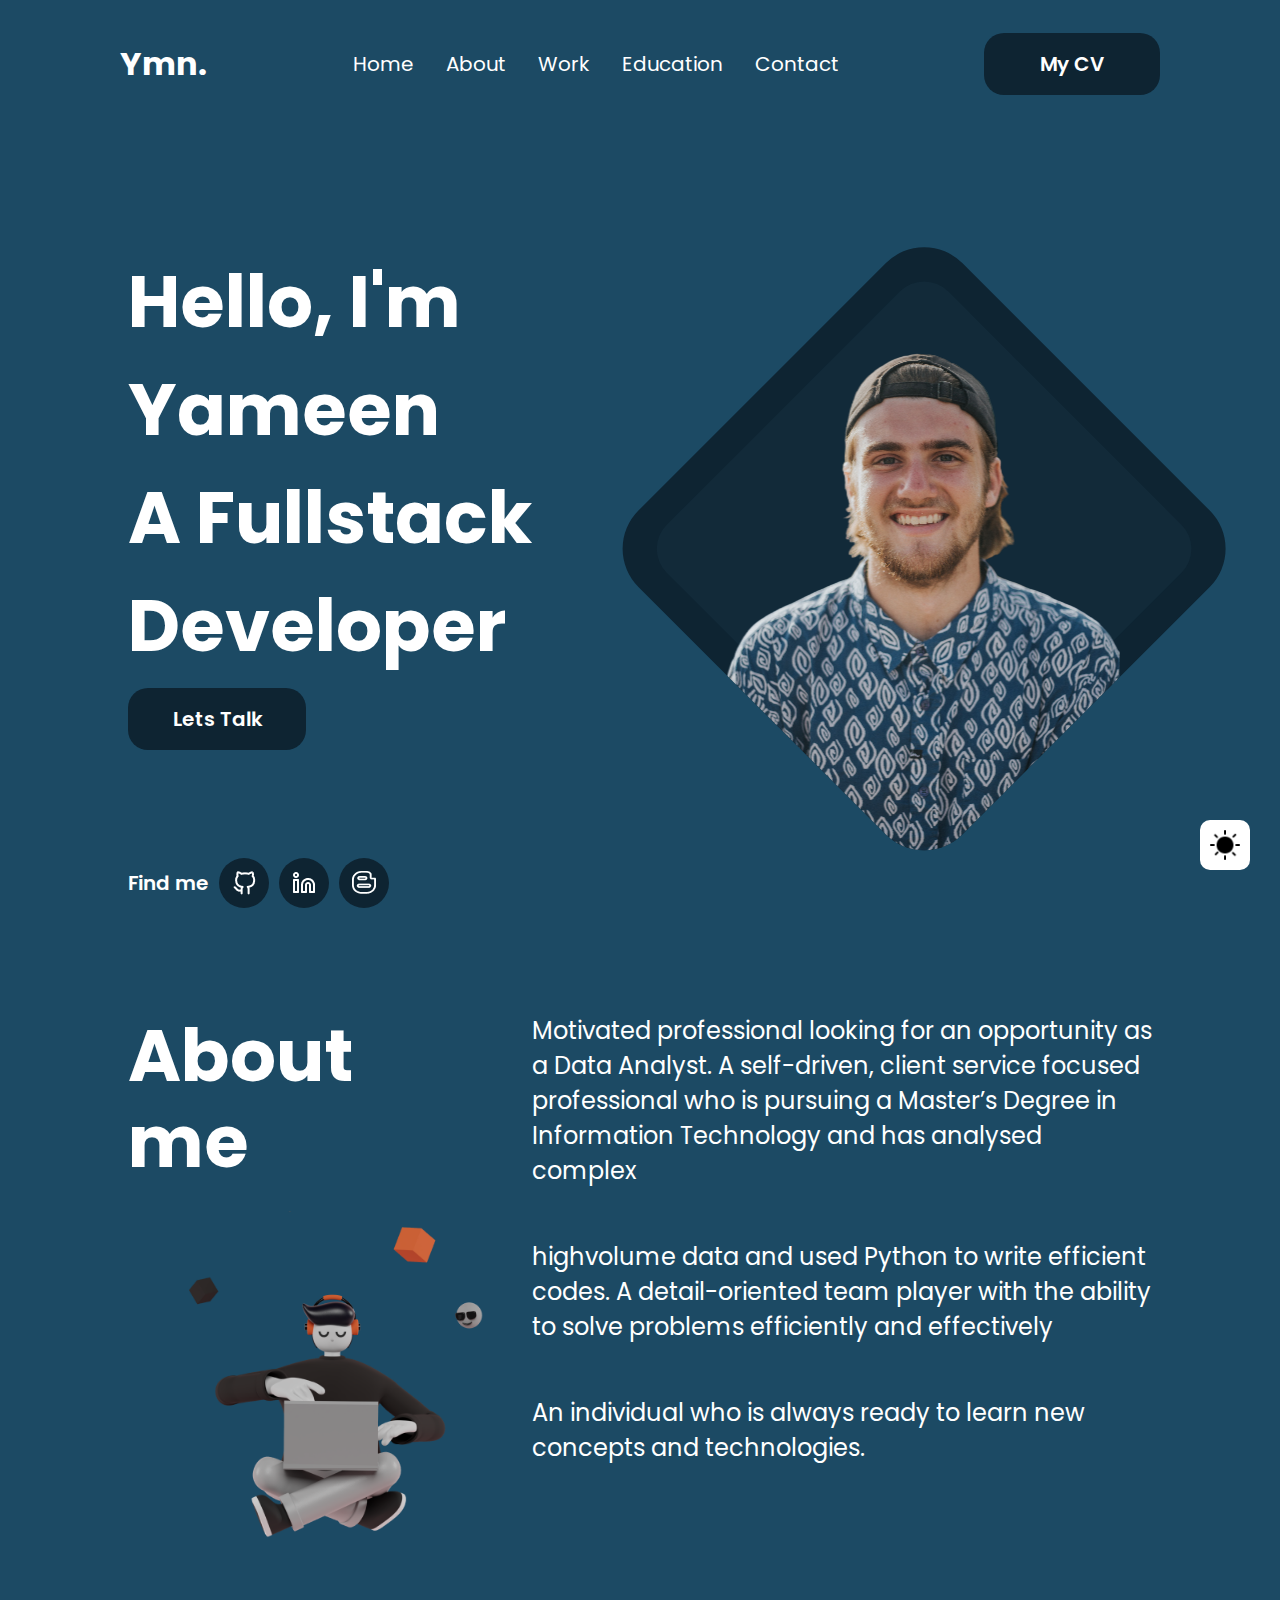
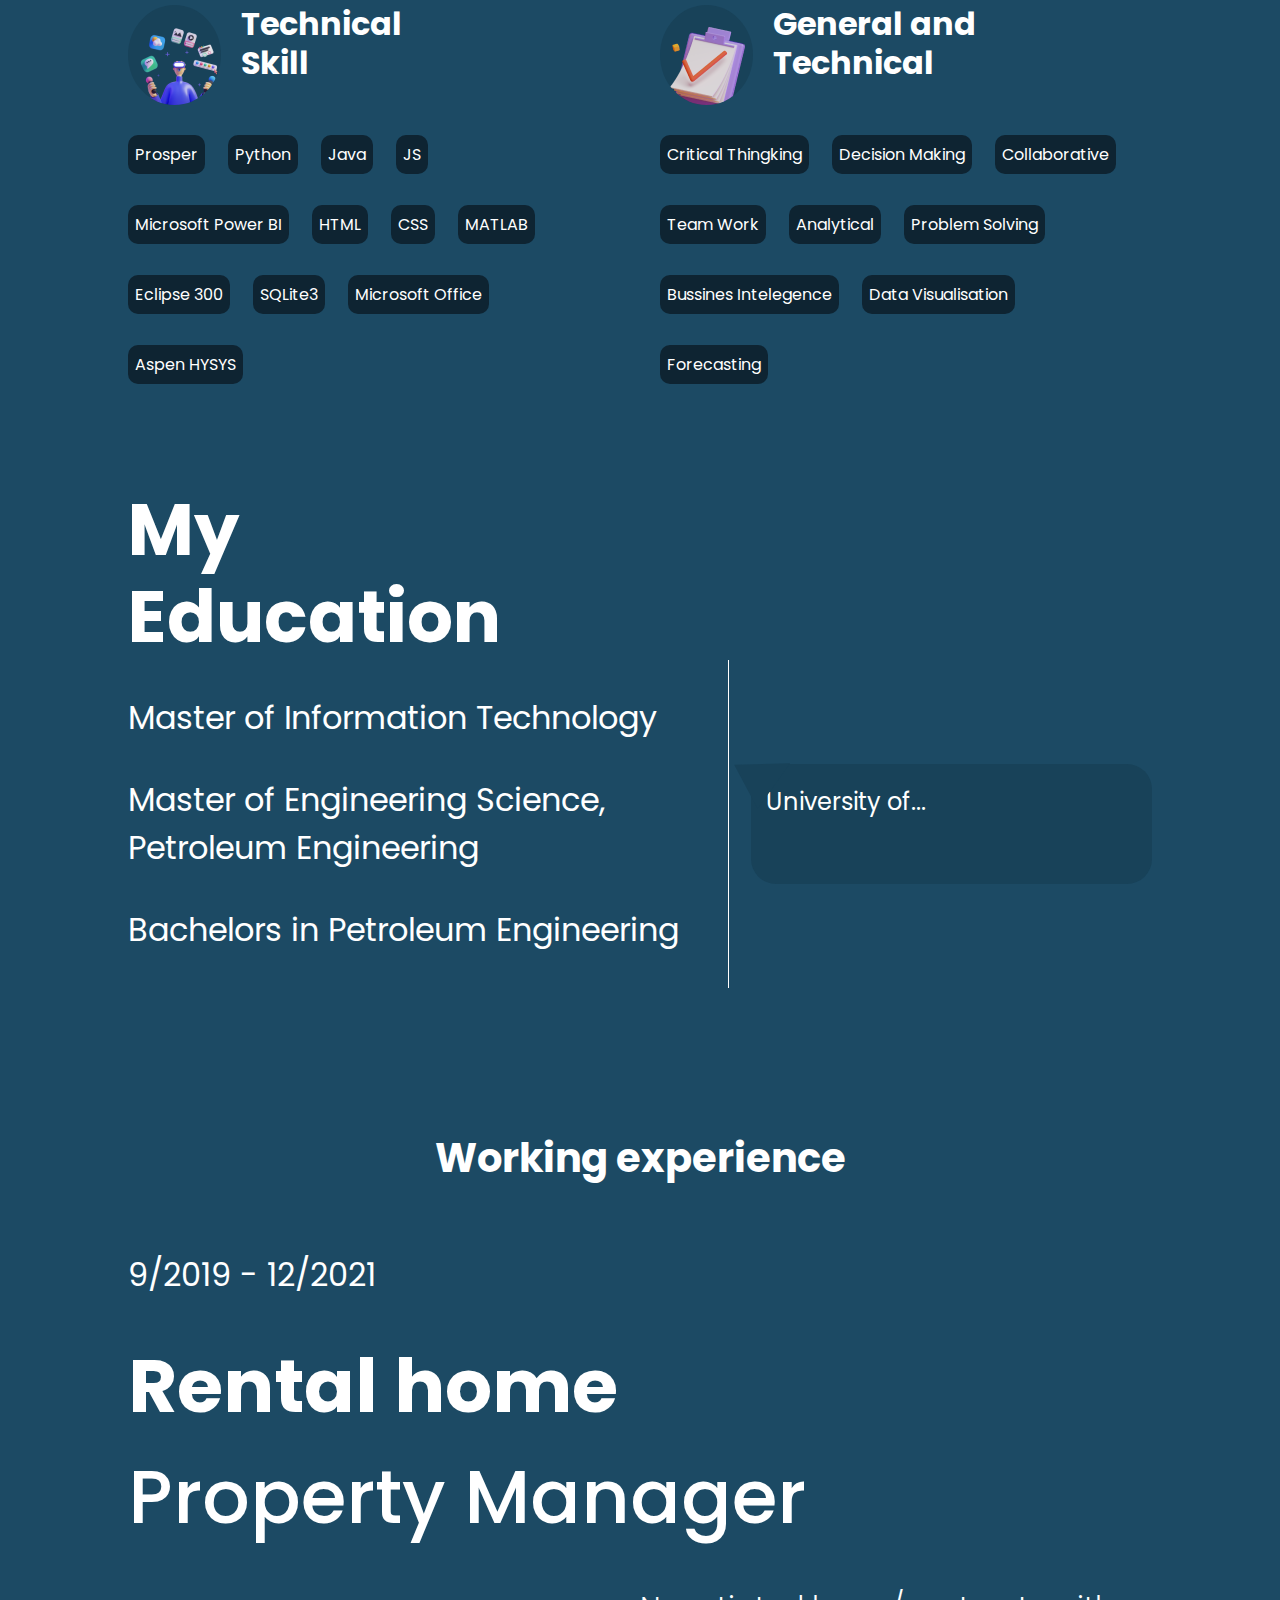
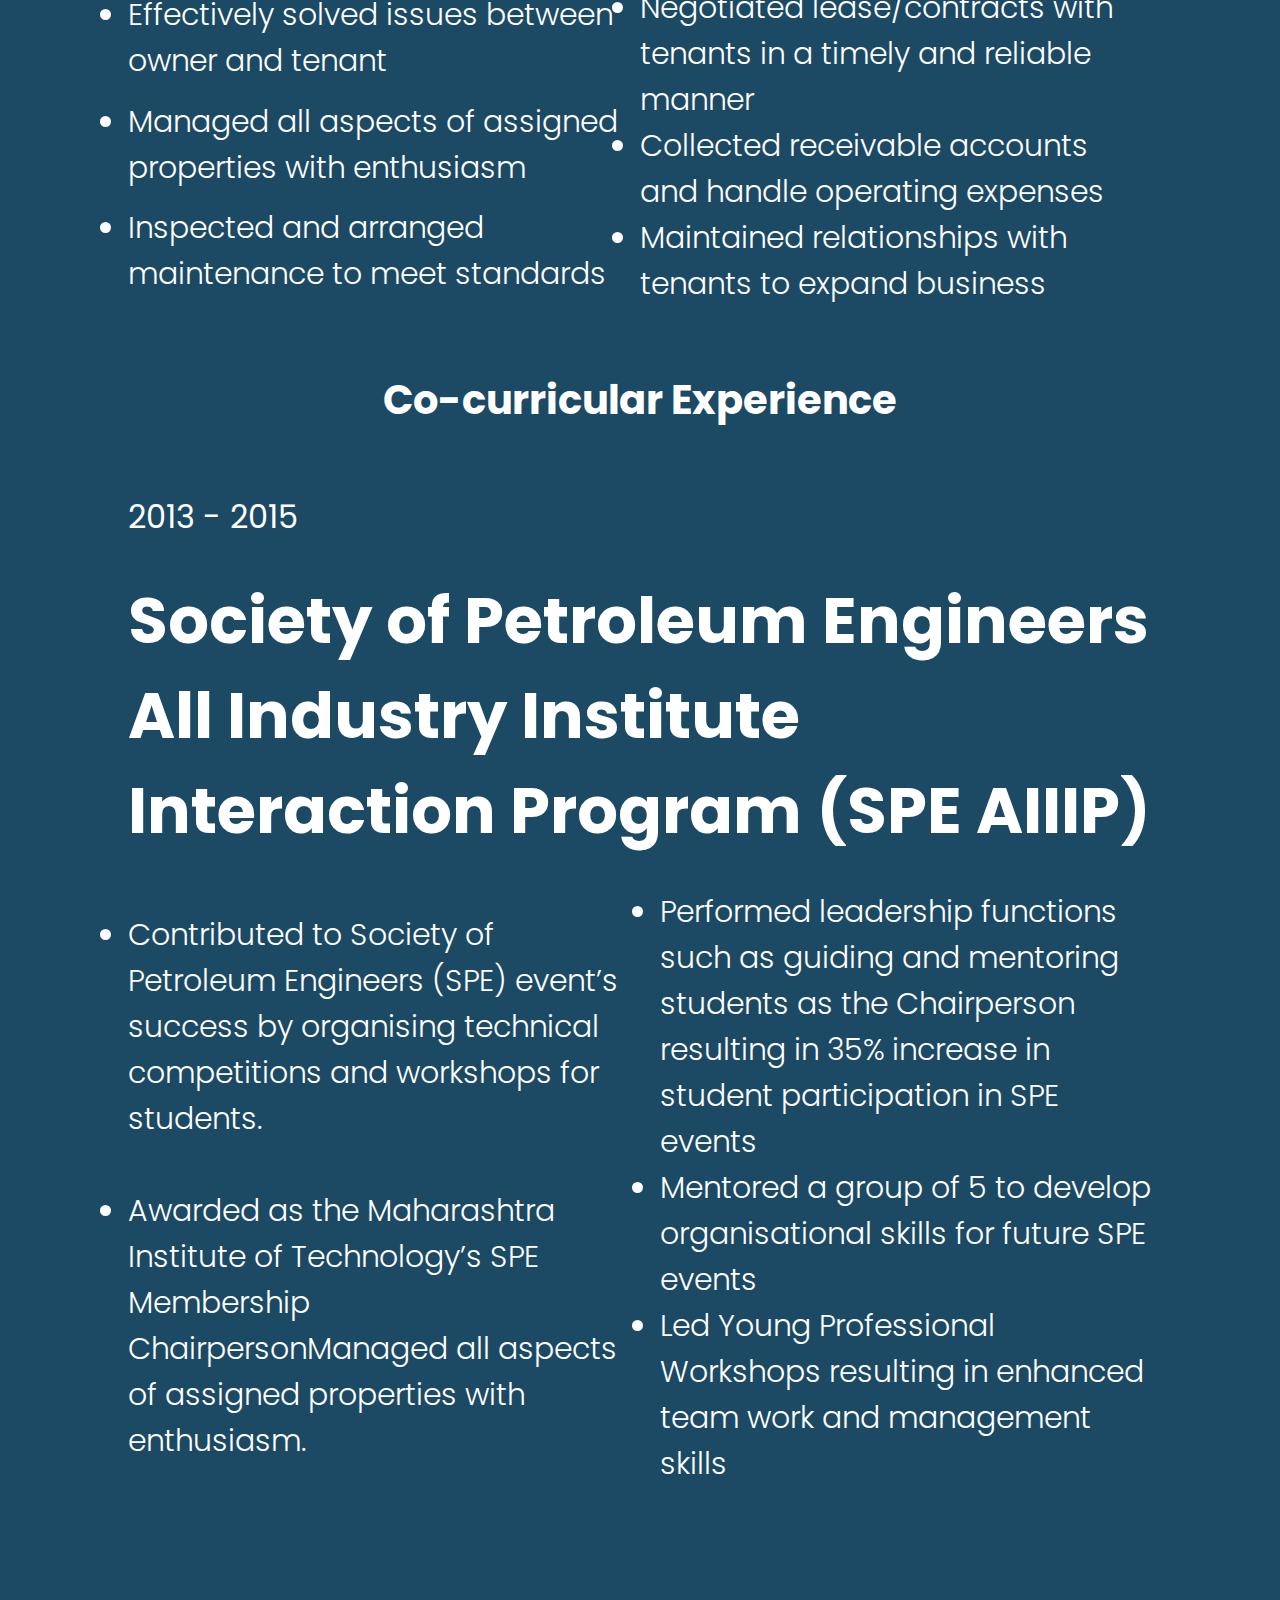
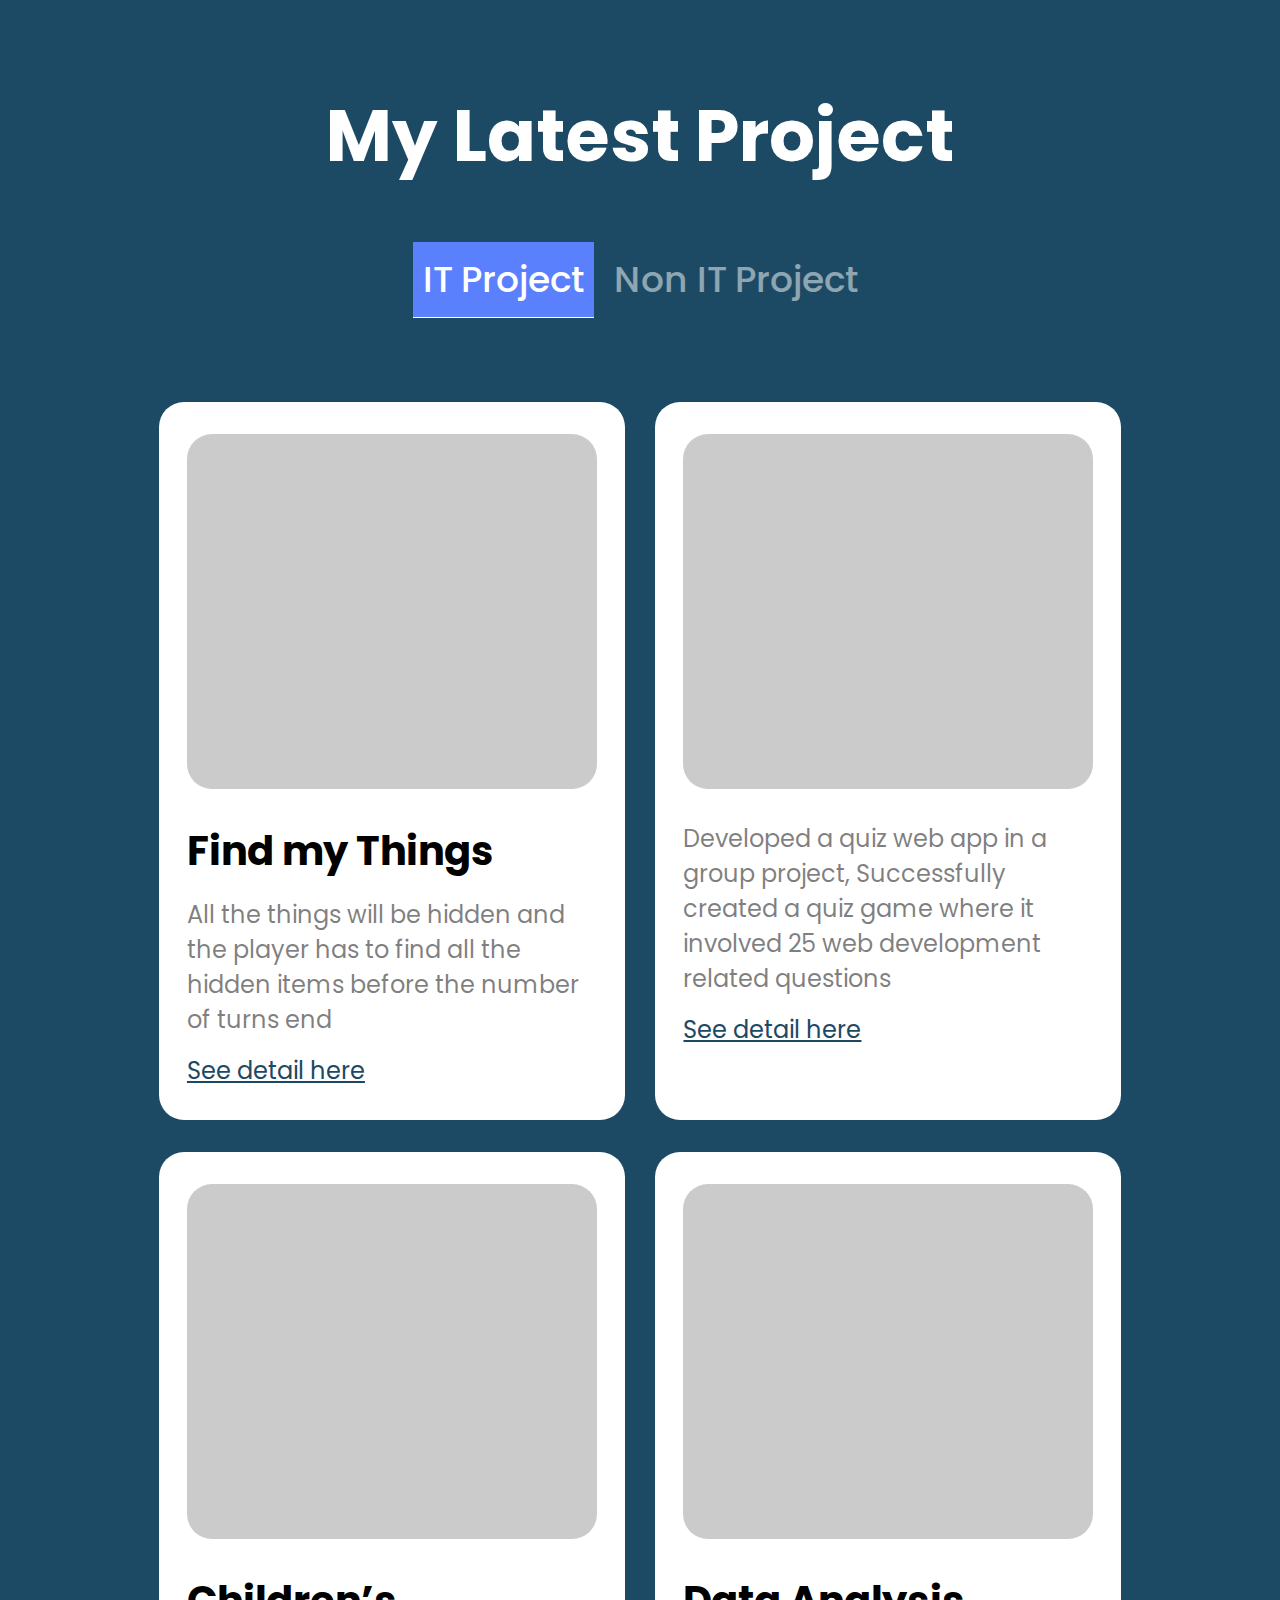
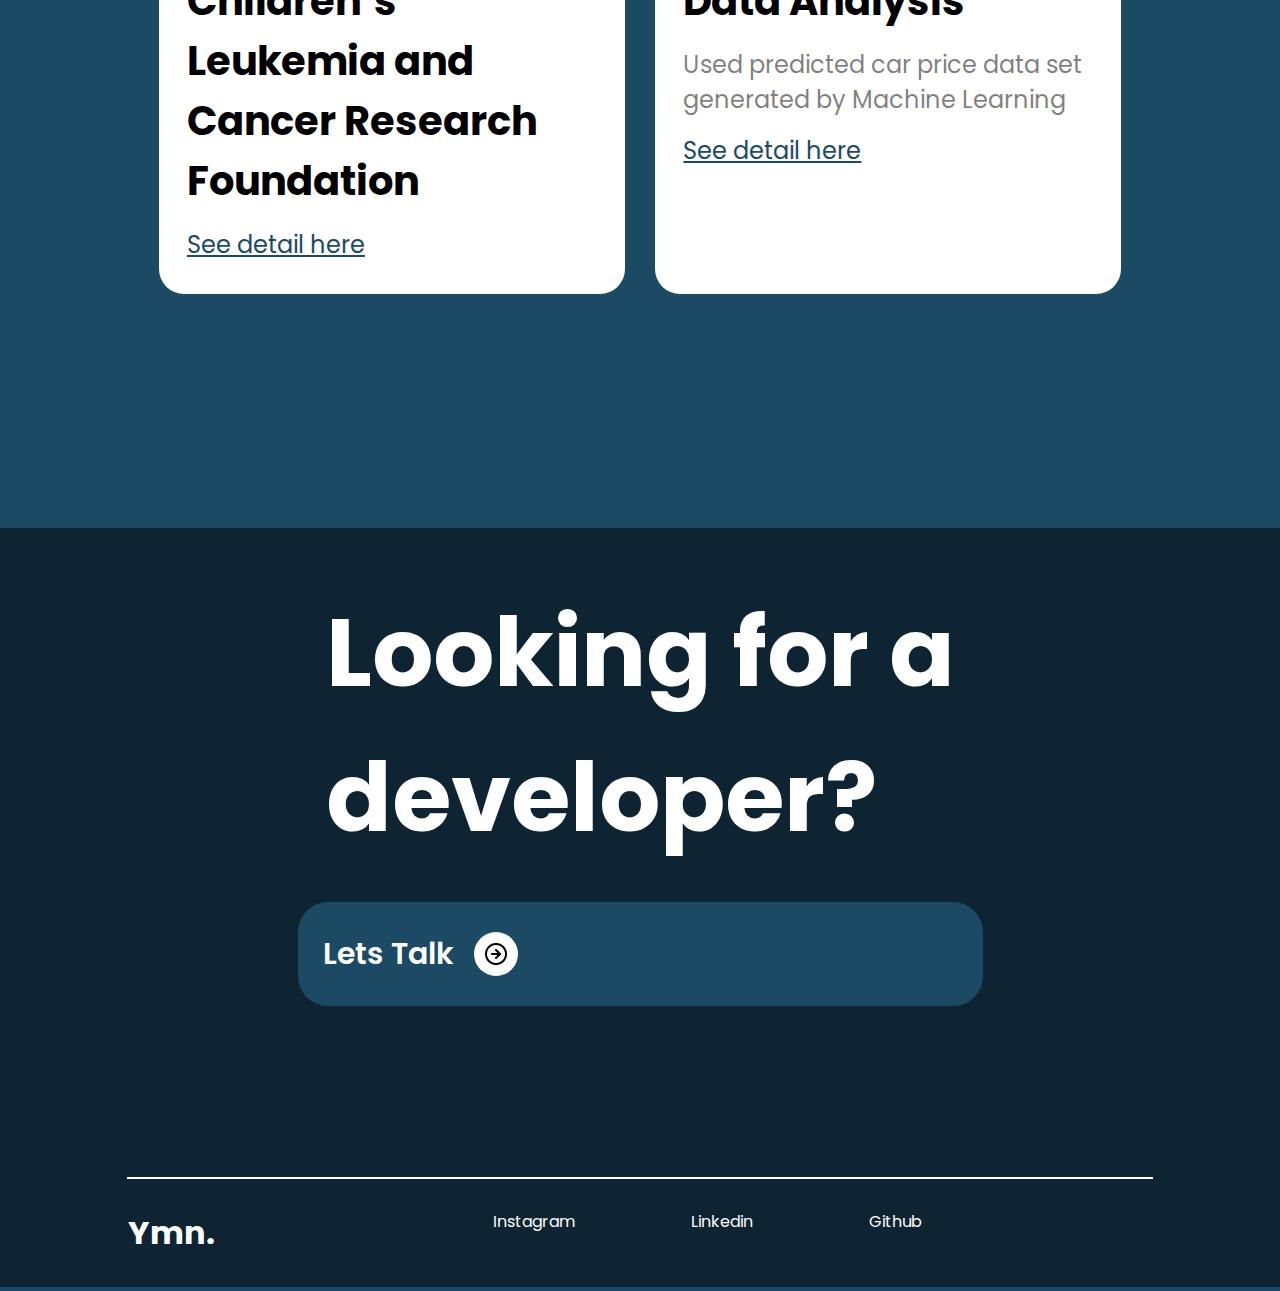
<file: index.html>
<!DOCTYPE html>
<html lang="en">
  <head>
    <meta charset="UTF-8" />
    <meta http-equiv="X-UA-Compatible" content="IE=edge" />
    <meta name="viewport" content="width=device-width, initial-scale=1.0" />
    <title>Portfolio</title>
    <link rel="stylesheet" href="/assets/style/style.css" />
  </head>
  <body>
    <nav id="navbar">
      <h1 class="nav-brand">Ymn.</h1>
      <ul class="nav-item">
        <li><a href="#">Home</a></li>
        <li><a href="#">About</a></li>
        <li><a href="#">Work</a></li>
        <li><a href="#">Education</a></li>
        <li><a href="#">Contact</a></li>
      </ul>
      <div class="button-cv">
        <button type="submit" class="myCV">My CV</button>
      </div>
    </nav>
    <header class="container">
      <section class="left">
        <h1>
          Hello, I'm Yameen <br />
          A Fullstack Developer
        </h1>
        <a href="#">Lets Talk</a>
      </section>
      <section class="right">
        <div class="rectangle-out">
          <div class="rectangle-in"></div>
          <img src="assets/img/profile.png" alt="Profile.png" />
        </div>
      </section>
    </header>
    <section class="find-me container">
      <p>Find me</p>
      <a href="#" class="sosmed">
        <img src="assets/img/Vector.png" alt="sosmed" />
      </a>
      <a href="#" class="sosmed">
        <img src="assets/img/linkedin.png" alt="sosmed" />
      </a>
      <a href="#" class="sosmed">
        <img src="assets/img/Group.png" alt="sosmed" />
      </a>
    </section>
    <main class="container">
      <a href="" class="dark">
        <img src="assets/img/solid-black-sun-symbol.png" alt="" width="60%">
      </a>
      <div id="about">
      <section class="about">
        <h1>About me</h1>
        <img src="assets/img/Saly-13.png" alt="Saly-13" />
        <div class="paragraph-about">
          <p>
            Motivated professional looking for an opportunity as a Data Analyst.
            A self-driven, client service focused professional who is pursuing a
            Master’s Degree in Information Technology and has analysed complex
          </p>
          <p>
            highvolume data and used Python to write efficient codes. A detail-oriented team player with the ability to solve problems efficiently and effectively
          </p>
          <p>
            An individual who is always ready to learn new concepts and technologies.
          </p>
        </div>
      </section>
        <section class="mySkill">
          <article class="technical">
            <div class="head">
              <div class="image">
                <img src="assets/img/teknikal.png" class="teknical">
              </div>
              <h1>Technical <br> Skill</h1>
              <!-- <div class="clear"></div> -->
            </div>
            <div class="main">
              <span>Prosper</span> <span>Python</span> <span>Java</span> <span>JS</span> <span>Microsoft Power BI</span> <span>HTML</span> <span>CSS</span> <span>MATLAB</span> <span>Eclipse 300</span> <span>SQLite3</span> <span>Microsoft Office</span> <span>Aspen HYSYS</span>
            </div>
          </article>
          <article class="general">
            <div class="head">
              <div class="image">
                <img src="assets/img/general.png" class="general">
              </div>
              <h1>General and <br> Technical</h1>
            </div>
            <div class="main">
              <span>Critical Thingking</span> <span>Decision Making</span> <span>Collaborative</span> <span>Team Work</span> <span>Analytical</span> <span>Problem Solving</span> <span>Bussines Intelegence</span> <span>Data Visualisation</span> <span>Forecasting</span>
            </div>
          </article>
        </section>
      </section>
      </div>
      <div class="myEdu">
        <h1 class="judul">My Education</h1>
        <main>
          <section class="left">
            <p>Master of Information Technology</p>
            <p>Master of Engineering Science, Petroleum Engineering</p>
            <p>Bachelors in Petroleum Engineering</p>
          </section>
          <section class="right">
            <span>University of...</span>
          </section>
        </main>
      </div>
      <div class="working">
        <h3>Working experience</h3>
        <p>9/2019 - 12/2021</p>
        <h1>Rental home <span>Property Manager</span></h1>
        <section class="main">
          <ul>
            <li>Effectively solved issues between owner and tenant</li>
            <li>Managed all aspects of assigned properties with enthusiasm</li>
            <li>Inspected and arranged maintenance to meet standards</li>
          </ul>
          <ul>
            <li>Negotiated lease/contracts with tenants in a timely and reliable manner</li>
            <li>Collected receivable accounts and handle operating expenses</li>
            <li>Maintained relationships with tenants to expand business</li>
          </ul>
        </section>
      </div>
      <div class="curricular">
        <h3>Co-curricular Experience</h3>
        <p>2013 - 2015</p>
        <h1>Society of Petroleum Engineers All Industry Institute Interaction Program (SPE AIIIP)</h1>
        <section class="main">
          <ul>
            <li>Contributed to Society of Petroleum Engineers (SPE) event’s success by organising technical competitions and workshops for students.</li>
            <li>Awarded as the Maharashtra Institute of Technology’s SPE Membership ChairpersonManaged all aspects of assigned properties with enthusiasm.</li>
          </ul>
          <ul>
            <li>Performed leadership functions such as guiding and mentoring students as the Chairperson resulting in 35% increase in student participation in SPE events</li>
            <li>Mentored a group of 5 to develop organisational skills for future SPE events</li>
            <li>Led Young Professional Workshops resulting in enhanced team work and management skills</li>
          </ul>
        </section>
      </div>

      <div class="myWorks">
        <h1>My Latest Project</h1>
        <div class="link">
          <a href="#" id="itProject">IT Project</a>
          <a href="#" id="nonITProject">Non IT Project</a>
        </div>
        <div id="project">
        </div>
      </div>

    </main>
      <footer>
        <section class="container">
          <h1>Looking for a <br> developer?</h1>
          <div class="talk">
            <p>Lets Talk</p>
            <span><img src="assets/img/arrow-right-circle.png" alt="Panah Lets Talk"></span>
          </div>
          <hr>
          <section>
            <h1>Ymn.</h1>
            <ul>
              <li><a href="#">Instagram</a></li>
              <li><a href="#">Linkedin</a></li>
              <li><a href="#">Github</a></li>
            </ul>
          </section>
        </main>
      </footer>

      <script src="assets/style/jquery-3.6.1.min.js"></script>
      <script src="assets/style/script.js"></script>
  </body>
</html>
</file>
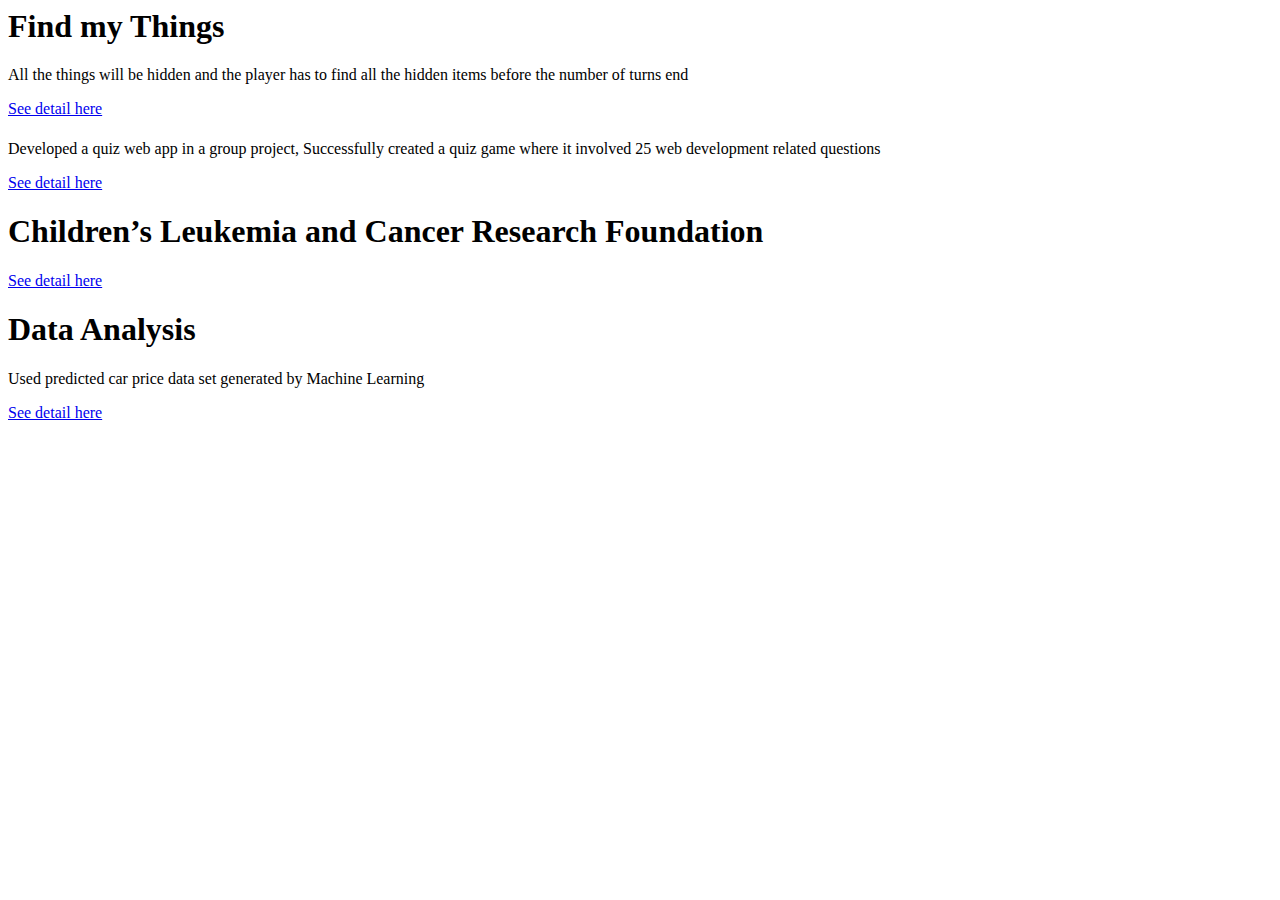
<file: itproject.html>
<html>
    <head></head>
    <body>
        <div class="square">
            <div class="image"></div>
        <h1>Find my Things</h1>
        <p>All the things will be hidden and the player has to find all the hidden items before the number of turns end</p>
        <a href="#">See detail here</a>
    </div>
    <div class="square">
        <div class="image"></div>
        <h1> </ quizDev> </h1>
        <p>Developed a quiz web app in a group project, Successfully created a quiz game where it involved 25 web development related questions</p>
        <a href="#">See detail here</a>
    </div>
    <div class="square">
        <div class="image"></div>
        <h1>Children’s Leukemia and Cancer Research Foundation</h1>
        <a href="#">See detail here</a>
    </div>
    <div class="square">
        <div class="image"></div>
        <h1>Data Analysis</h1>
        <p>Used predicted car price data set generated by Machine Learning </p>
        <a href="#">See detail here</a>
    </div>
</body>
</html>
</file>
<file: assets/style/style.css>
@import url(https://fonts.googleapis.com/css?family=Poppins:100,100italic,200,200italic,300,300italic,regular,italic,500,500italic,600,600italic,700,700italic,800,800italic,900,900italic);

* {
  margin: 0;
  padding: 0;
  font-family: "Poppins", sans-serif;
}

:root {
  --bg-light: #1c4a64;
  --second-color: #0e2432;
  --three-color: #184259;
  --color-light: white;
  --bg-dark: #111111;
}

body {
  background-color: var(--bg-light);
  color: var(--color-light);
}

.container {
  width: 80%;
  margin: auto;
}

nav {
  display: flex;
  justify-content: space-between;
  align-items: center;
  padding: 33px 120px;
  position: fixed;
  top: 0;
  right: 0;
  left: 0;
  z-index: 999;
  background-color: var(--bg-light);
  /* box-shadow: 3px 0 7px rgba(0, 0, 0, 0.306); */
}

nav h1 {
  font-size: 32px;
  font-weight: 700;
}

nav .nav-item {
  display: flex;
  justify-content: center;
  align-items: center;
  list-style: none;
}

nav .nav-item li {
  margin: 0 16px;
}

nav .nav-item li a {
  color: var(--color-light);
  text-decoration: none;
  font-size: 20px;
  font-weight: 400;
}

nav .button-cv .myCV {
  font-size: 20px;
  font-weight: 600;
  padding: 16px 56px;
  background-color: var(--second-color);
  border: none;
  color: var(--color-light);
  border-radius: 20px;
}

/* Header */
header {
  display: flex;
  justify-content: space-between;
  align-items: center;
  padding-top: 220px;
}

header .left {
  /* width: 40%; */
  margin-right: 32px;
}

header .right {
  display: flex;
  justify-content: flex-end;
  align-items: center;
  /* width: 50%; */
}

header .left h1 {
  font-size: 72px;
  font-weight: 700;
}

header .left a {
  font-size: 20px;
  font-weight: 600;
  display: inline-block;
  margin-top: 8px;
  text-decoration: none;
  color: var(--color-light);
  padding: 16px 44.5px;
  background-color: var(--second-color);
  border-radius: 20px;
}

header .right .rectangle-out {
  width: 457.5px;
  height: 457.5px;
  border-radius: 54px;
  background-color: var(--second-color);
  transform: rotate(-45deg);
  box-sizing: border-box;
  padding: 30px;
  position: relative;
  overflow: hidden;
  margin-top: 100px;
}

header .right .rectangle-in {
  background-color: #122a39;
  width: 100%;
  height: 100%;
  border-radius: 34px;
}

header .right img {
  position: absolute;
  bottom: -120px;
  left: -30px;
  transform: rotate(45deg);
}

header .bottom {
  grid-column: 1 / span 2;
}

/* find-me */
.find-me {
  display: flex;
  align-items: center;
  justify-content: flex-start;
  margin-top: 80px;
}

.find-me p,
.find-me a {
  margin-right: 10px;
}

.find-me p {
  font-size: 20px;
  font-weight: 600;
}

.find-me a {
  width: 50px;
  height: 50px;
  border-radius: 50%;
  background-color: var(--second-color);
  display: flex;
  justify-content: center;
  align-items: center;
}

/* About */
main .about {
  display: grid;
  grid-template-areas:
    "header paragraph"
    "img paragraph";
  margin-top: 105px;
}

.about h1 {
  grid-area: header;
  font-size: 72px;
  font-weight: 700;
  width: 80px;
  line-height: 86.76px;
}

.about img {
  grid-area: img;
  width: 404px;
}

.about .paragraph-about {
  grid-area: paragraph;
  font-size: 24px;
  font-weight: 400;
}

.about .paragraph-about p:not(:last-child) {
  margin-bottom: 51px;
}

/* MySkill */
#about .mySkill {
  display: flex;
  justify-content: space-between;
  width: 100%;
  margin-top: 55px;
}

#about .mySkill article{
  width: 48%;
}

#about article .head {
  display: flex;
  margin-bottom: 30px;
}

#about article .head .image {
  width: 120px;
  height: 100px;
  border-radius: 50%;
  background-color: var(--three-color);
  overflow: hidden;
  margin-right: 20px;
  /* float: left; */
}

#about article .head h1 {
  width: 100%;
  font-size: 32px;
  font-weight: 700;
  line-height: 38.56px;
  /* float: left; */
}

#about article .main span{
  background-color: var(--second-color);
  display: inline-block;
  padding: 7px;
  border-radius: 10px;
  margin-bottom: 31px;
  margin-right: 19px;
}

#about article .head .image img.teknical {
  width: 100px;
  transform: translateY(7px);
}

#about article .head .image img.general {
  width: 75px;
  transform: translate(10px, 22px);
}

/* My Education */
.myEdu{
  margin-top: 72px;
}

.myEdu h1{
  font-size: 72px;
  font-weight: 700;
  width: 404px;
  line-height: 86.76px;
}

.myEdu main{
  display: flex;
}

.myEdu main .left{
  height: 328px;
  flex-basis: 60%;
  display: flex;
  justify-content: space-evenly;
  flex-direction: column;
  align-items: flex-start;
  font-size: 32px;
  font-weight: 400;
  line-height: 48px;
  border-right: 1px solid var(--color-light);
}

.myEdu main .right{
  flex-basis: 40%;
  box-sizing: border-box;
  padding-left: 22px;
  display: flex;
  align-items: center;
}

.myEdu main .right span{
  width: 401px;
  height: 120px;
  display: inline-block;
  border-radius: 25px;
  position: relative;
  background-color: var(--three-color);
  font-size: 24px;
  font-weight: 400;
  line-height: 36px;
  padding: 20px 0 0 15px;
  box-sizing: border-box;
}

.myEdu main .right span::after{
  content: "";
  display: inline-block;
  transform: rotate(62deg);
  border-right: 25px solid transparent;
  border-left: 25px solid transparent;
  border-bottom: 50px solid var(--three-color);
  position: absolute;
  top: -14px;
  left: -8px;
}

/* Working Experience */
.working{
  margin-top: 140px;
}

.working h3{
  font-size: 40px;
  font-weight: 700;
  text-align: center;
  margin-bottom: 63px;
}

.working p{
  font-size: 32px;
  font-weight: 400;
  margin-bottom: 31.67px;
}

.working h1{
  font-weight: 700;
  font-size: 74.71px;
}

.working h1 span{
  display: block;
  font-weight: 500;
  margin-bottom: 31.67px;
}

.working .main{
  display: flex;
  justify-content: space-around;
  align-items: flex-start;
  margin-bottom: 63px;
}

.working .main ul{
  width: 50%;
  min-height: 320px;
  display: flex;
  flex-direction: column;
  justify-content: space-around;
  align-items: flex-start;
  font-size: 30px;
  font-weight: 300;
}

/* Curricular */
.curricular h3{
  font-size: 40px;
  font-weight: 700;
  text-align: center;
  margin-bottom: 63.33px;
}

.curricular p{
  font-size: 32px;
  font-weight: 400;
  margin-bottom: 31.67px;
}

.curricular h1{
  font-size: 64px;
  font-weight: 700;
  margin-bottom: 31.67px;
}

.curricular .main{
  display: flex;
  justify-content: space-between;
}

.curricular .main ul{
  width: 48%;
  min-width: 463.11px;
  display: flex;
  justify-content: space-around;
  align-items: flex-start;
  flex-direction: column;
  font-size: 30px;
  font-weight: 300;
}

/* My Latest Works */
.myWorks{
  margin-top: 194.12px;
}

.myWorks h1{
  font-size: 72px;
  font-weight: 700;
  text-align: center;
  margin-bottom: 32px;
}

.myWorks .link{
  width: 480px;
  /* background-color: var(--bg-dark); */
  border-radius: 25px;
  padding: 20px;
  margin: auto;
  display: flex;
  justify-content: center;
  align-items: center;
  gap: 10px;
}

.myWorks .link .active{
  border-bottom: 1px solid white;
  opacity: 100%;
}

.myWorks .link .active-dark{
  background-color: #5A80FD;
  opacity: 100%;
}

.myWorks .dark{
  background-color: #121315;
  opacity: 100%;
}

.myWorks .link a{
  font-size: 36px;
  font-weight: 500;
  color: var(--color-light);
  opacity: 50%;
  text-decoration: none;
  display: inline-block;
  padding: 10px;
  /* border-radius: 15px; */
}

.myWorks #project{
  display: flex;
  flex-wrap: wrap;
  justify-content: space-evenly;
  margin-top: 64px;
}

.myWorks #project .square{
  background-color: white;
  width: 40%;
  border-radius: 25px;
  padding: 32px 28px;
  margin-bottom: 32px;
}

.myWorks #project .square .image{
  height: 355px;
  background-color: rgb(203, 203, 203);
  border-radius: 25px;
}

.myWorks #project .square h1{
  font-size: 40px;
  font-weight: 700;
  color: black;
  text-align: left;
  margin: 32px 0 16px 0;
}

.myWorks #project .square p{
  font-size: 24px;
  font-weight: 400;
  margin-bottom: 16px;
  color: rgba(0, 0, 0, 0.5);
}

.myWorks #project .square a{
  color: #1C4A64;
  font-size: 24px;
  font-weight: 400;
}

/* Footer */

footer{
  background-color: #0e2432;
}

footer > .container{
  margin-top: 202px;
  display: flex;
  flex-direction: column;
  align-items: center;
  justify-content: space-evenly;
  min-height: 250px;
}

footer .container h1{
  margin-top: 52px;
  margin-bottom: 32px;
  font-size: 96px;
  font-weight: 700;
}

footer .container .talk{
  width: 635px;
  height: 84px;
  border-radius: 30px;
  padding: 10px 25px;
  background-color: var(--bg-light);
  display: flex;
  align-items: center;
  gap: 20px;
  cursor: pointer;
  margin-bottom: 171px;
}

footer .container .talk p{
  font-size: 30px;
  font-weight: 600;
}

footer .container .talk span{
  width: 44px;
  height: 44px;
  border-radius: 50%;
  display: flex;
  justify-content: center;
  align-items: center;
  background-color: white;
  /* transform: translateX(150px); */
}

footer .container .talk:hover span{
  animation-name: animate;
  animation-duration: 0.7s;
  animation-timing-function: linear;
  animation-delay: 0.5s;
  animation-iteration-count: infinite;
  animation-direction: alternate;
}

@keyframes animate {
  0%{transform: translateX(0)}
  100%{transform: translateX(80px)}
}

footer .container hr{
  background-color: transparent;
  border: 1px solid white;
  width: 100%;
}

footer .container section{
  width: 100%;
  display: flex;
  flex-direction: row;
}

footer .container section h1{
  min-width: 30%;
  font-size: 32px;
  font-weight: 700;
  margin: 30px 0;
}

footer .container section ul{
  min-width: 70%;
  display: flex;
  list-style: none;
  margin-top: 30px;
}

footer .container section ul a{
  text-decoration: none;
  color: white;
  padding: 58px;
}

/* Dark Mode */
.dark{
  width: 50px;
  height: 50px;
  border-radius: 10px;
  background-color: white;
  position: fixed;
  bottom: 30px;
  right: 30px;
  display: flex;
  justify-content: center;
  align-items: center;
  cursor: pointer;
}
/* *{
  outline: 1px solid red;
} */
</file>
